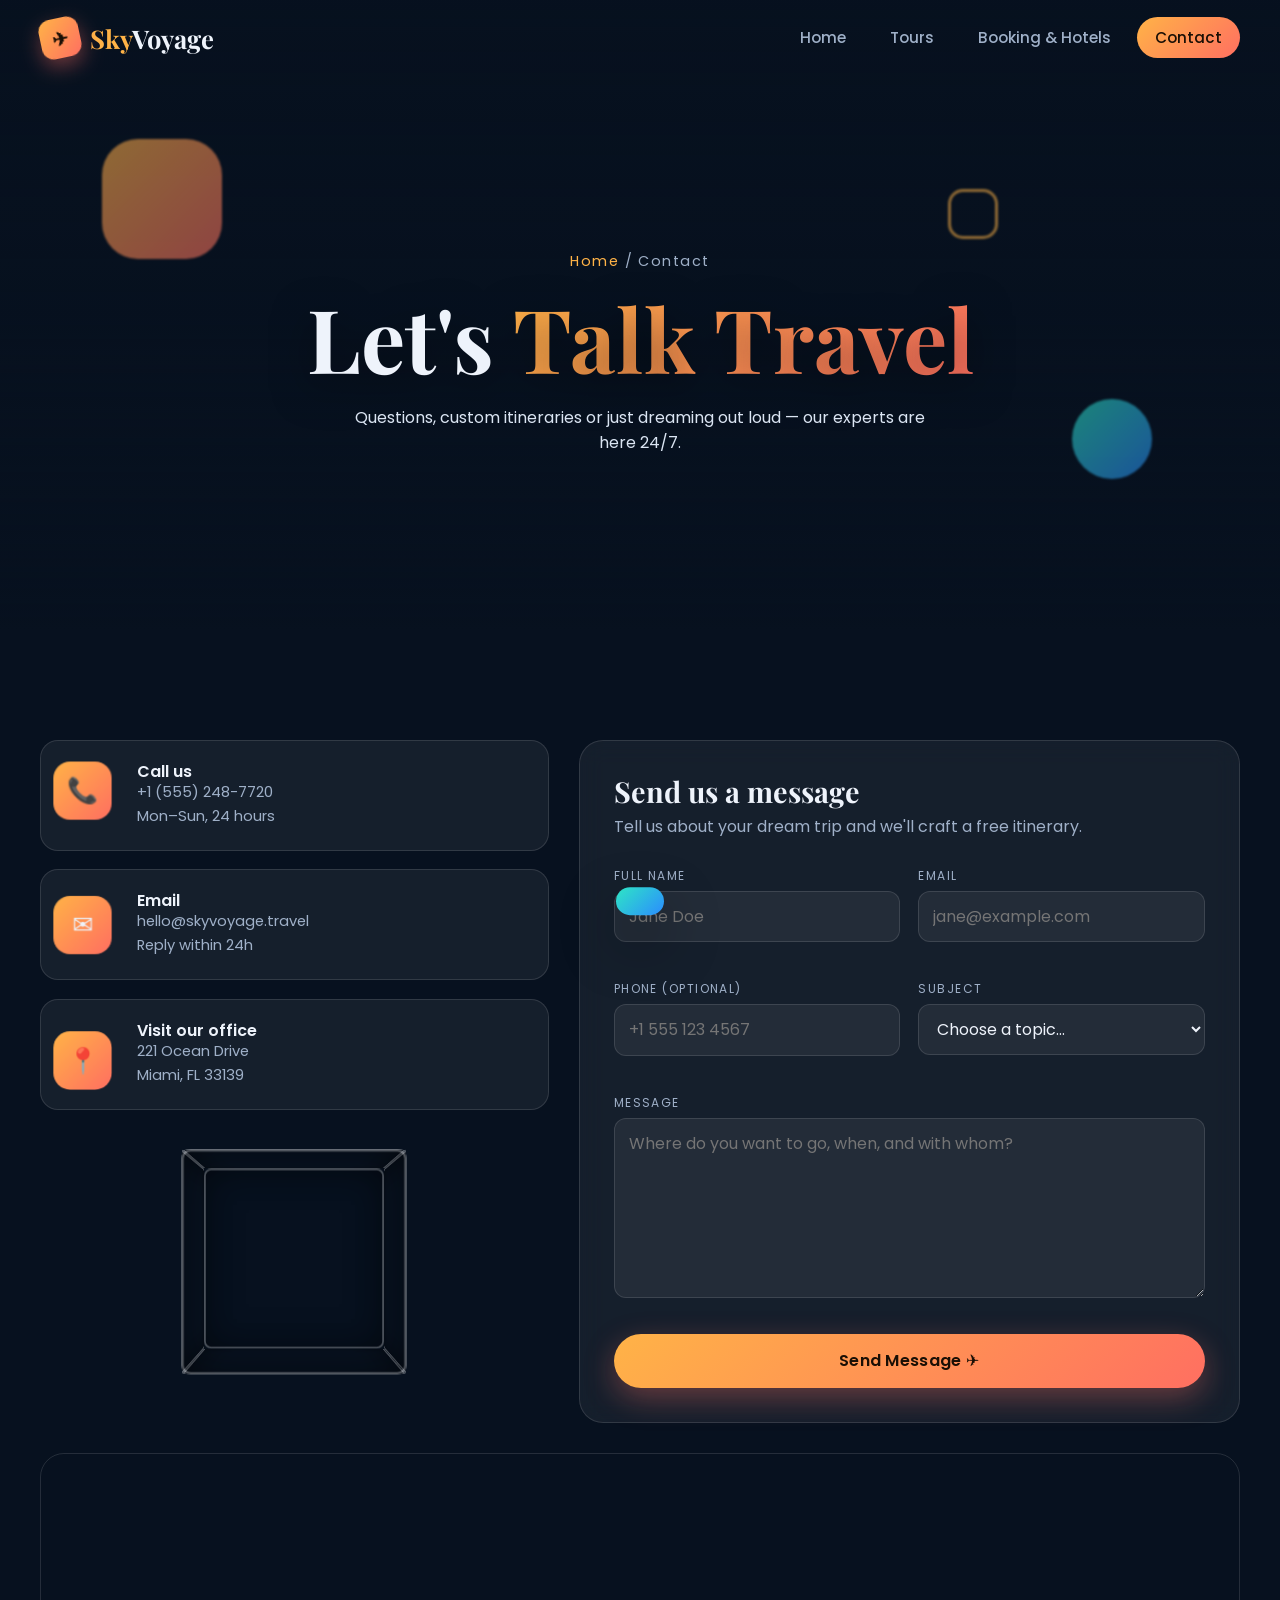
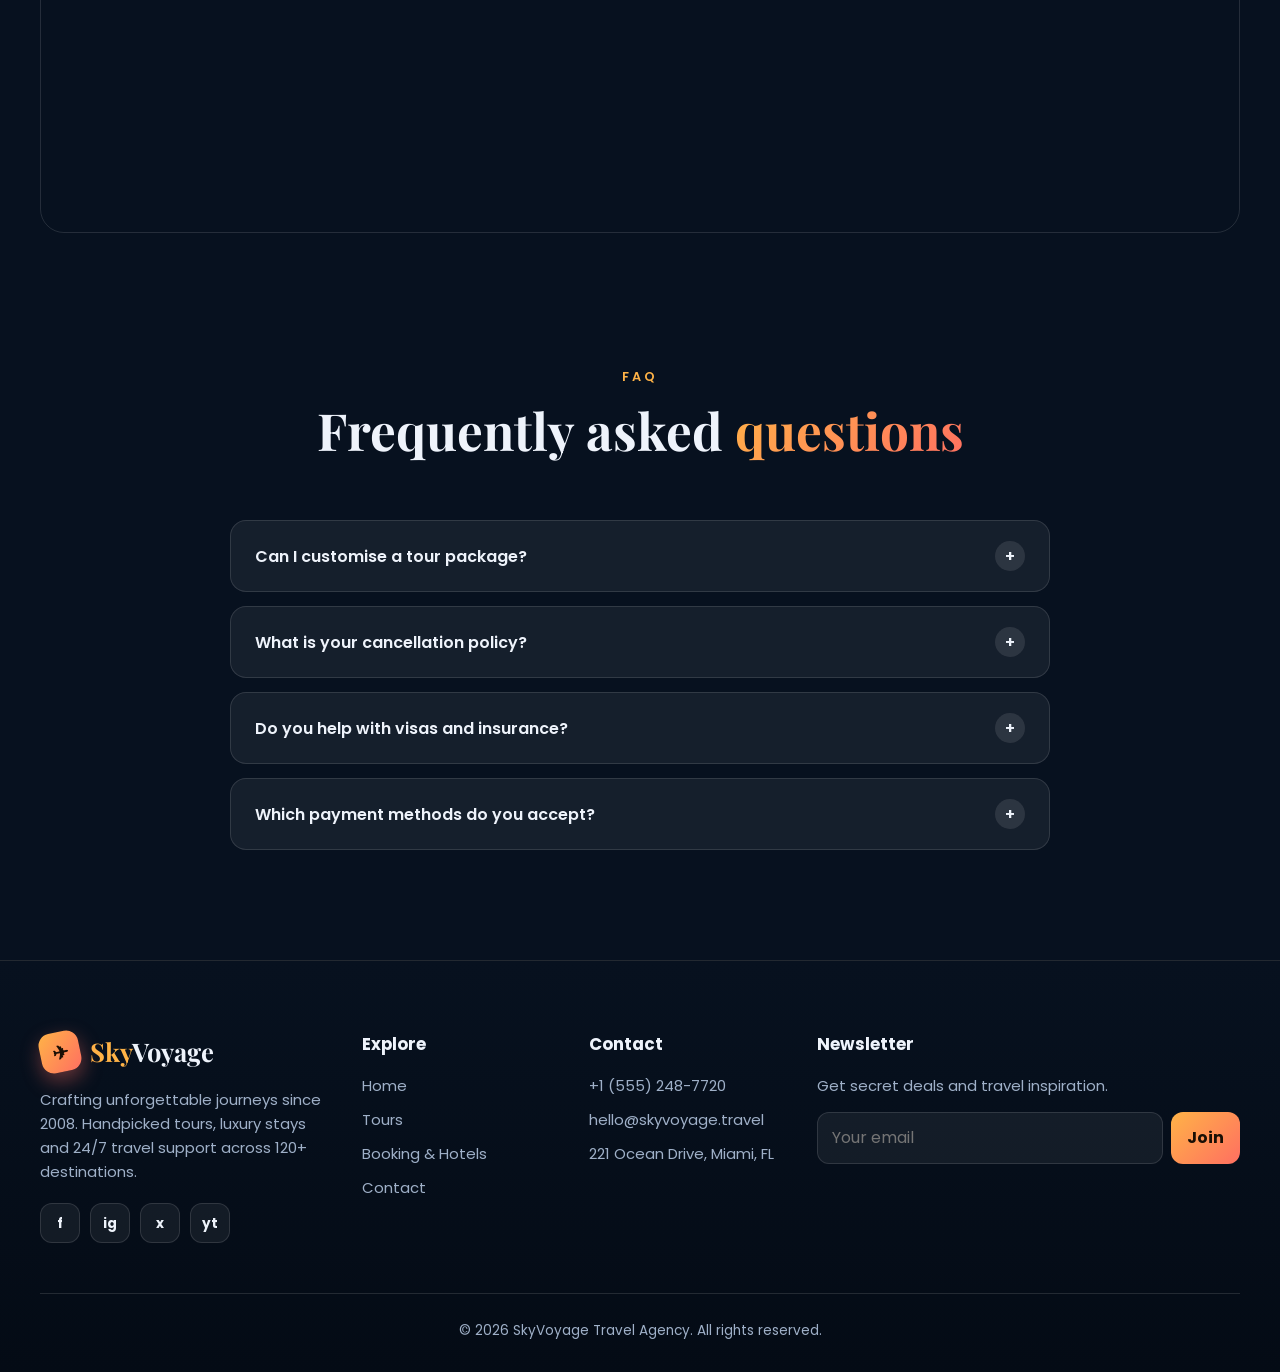
<file: contact.html>
<!DOCTYPE html>
<html lang="en">
<head>
  <meta charset="UTF-8">
  <meta name="viewport" content="width=device-width, initial-scale=1.0">
  <title>Contact — SkyVoyage</title>
  <meta name="description" content="Get in touch with SkyVoyage travel experts.">
  <link rel="preconnect" href="https://fonts.googleapis.com">
  <link rel="preconnect" href="https://fonts.gstatic.com" crossorigin>
  <link href="https://fonts.googleapis.com/css2?family=Playfair+Display:wght@600;700;800&family=Poppins:wght@300;400;500;600;700&display=swap" rel="stylesheet">
  <link rel="stylesheet" href="css/style.css">
</head>
<body>
  <div class="preloader"><div class="preloader-globe"></div></div>
  <div id="site-nav"></div>

  <header class="page-hero">
    <div class="parallax-bg" data-speed="-0.3" style="background-image:url('https://images.unsplash.com/photo-1496442226666-8d4d0e62e6e9?auto=format&fit=crop&w=1920&q=80')"></div>
    <div class="float-shape s1"></div>
    <div class="float-shape s2"></div>
    <div class="float-shape s3"></div>
    <div class="content" data-depth="-0.6">
      <div class="breadcrumb"><a href="index.html">Home</a> / Contact</div>
      <h1>Let's <span class="grad-text">Talk Travel</span></h1>
      <p>Questions, custom itineraries or just dreaming out loud — our experts are here 24/7.</p>
    </div>
  </header>

  <section class="section">
    <div class="container contact-layout">
      <div>
        <div class="contact-cards">
          <div class="contact-card tilt reveal left" data-tilt="10"><div class="icon">📞</div><div><h3>Call us</h3><p>+1 (555) 248-7720<br>Mon–Sun, 24 hours</p></div></div>
          <div class="contact-card tilt reveal left" data-tilt="10" data-delay="100"><div class="icon">✉️</div><div><h3>Email</h3><p>hello@skyvoyage.travel<br>Reply within 24h</p></div></div>
          <div class="contact-card tilt reveal left" data-tilt="10" data-delay="200"><div class="icon">📍</div><div><h3>Visit our office</h3><p>221 Ocean Drive<br>Miami, FL 33139</p></div></div>
        </div>

        <!-- 3D rotating destination cube -->
        <div class="cube-wrap reveal" aria-hidden="true">
          <div class="cube">
            <div class="cube-face" style="background-image:url('https://images.unsplash.com/photo-1502602898657-3e91760cbb34?auto=format&fit=crop&w=400&q=70')"></div>
            <div class="cube-face" style="background-image:url('https://images.unsplash.com/photo-1570077188670-e3a8d69ac5ff?auto=format&fit=crop&w=400&q=70')"></div>
            <div class="cube-face" style="background-image:url('https://images.unsplash.com/photo-1537996194471-e657df975ab4?auto=format&fit=crop&w=400&q=70')"></div>
            <div class="cube-face" style="background-image:url('https://images.unsplash.com/photo-1540959733332-eab4deabeeaf?auto=format&fit=crop&w=400&q=70')"></div>
            <div class="cube-face" style="background-image:url('https://images.unsplash.com/photo-1514282401047-d79a71a590e8?auto=format&fit=crop&w=400&q=70')"></div>
            <div class="cube-face" style="background-image:url('https://images.unsplash.com/photo-1512453979798-5ea266f8880c?auto=format&fit=crop&w=400&q=70')"></div>
          </div>
        </div>
      </div>

      <form class="panel reveal right" id="contactForm">
        <h2>Send us a message</h2>
        <p>Tell us about your dream trip and we'll craft a free itinerary.</p>
        <div class="form-grid">
          <div class="field"><label for="cname">Full name</label><input type="text" id="cname" name="name" placeholder="Jane Doe" required><span class="err"></span></div>
          <div class="field"><label for="cemail">Email</label><input type="email" id="cemail" name="email" placeholder="jane@example.com" required><span class="err"></span></div>
          <div class="field"><label for="cphone">Phone (optional)</label><input type="tel" id="cphone" name="phone" placeholder="+1 555 123 4567"><span class="err"></span></div>
          <div class="field"><label for="csubject">Subject</label>
            <select id="csubject" name="subject" required>
              <option value="">Choose a topic…</option>
              <option>Custom tour request</option>
              <option>Hotel booking</option>
              <option>Group / corporate travel</option>
              <option>Honeymoon planning</option>
              <option>Other</option>
            </select><span class="err"></span>
          </div>
          <div class="field full"><label for="cmsg">Message</label><textarea id="cmsg" name="message" rows="6" minlength="10" placeholder="Where do you want to go, when, and with whom?" required></textarea><span class="err"></span></div>
          <div class="full"><button class="btn btn-primary btn-block" type="submit">Send Message ✈</button></div>
        </div>
      </form>
    </div>

    <div class="container">
      <div class="map-wrap reveal">
        <iframe title="SkyVoyage office location" loading="lazy"
          src="https://www.openstreetmap.org/export/embed.html?bbox=-80.1420%2C25.7700%2C-80.1250%2C25.7850&amp;layer=mapnik&amp;marker=25.7775%2C-80.1335"></iframe>
      </div>
    </div>
  </section>

  <!-- FAQ -->
  <section class="section" style="padding-top:20px">
    <div class="container">
      <div class="section-head reveal">
        <span class="eyebrow">FAQ</span>
        <h2>Frequently asked <span class="grad-text">questions</span></h2>
      </div>
      <div class="faq">
        <div class="faq-item reveal"><button class="faq-q" aria-expanded="false">Can I customise a tour package?<span class="plus">+</span></button><div class="faq-a"><p>Absolutely. Every tour can be adjusted — extra nights, hotel upgrades, private guides or entirely new stops. Just send us a message.</p></div></div>
        <div class="faq-item reveal"><button class="faq-q" aria-expanded="false">What is your cancellation policy?<span class="plus">+</span></button><div class="faq-a"><p>Hotel bookings are free to cancel up to 48 hours before check-in. Tours can be cancelled for a full refund up to 30 days before departure.</p></div></div>
        <div class="faq-item reveal"><button class="faq-q" aria-expanded="false">Do you help with visas and insurance?<span class="plus">+</span></button><div class="faq-a"><p>Yes — our team guides you through visa requirements and every trip includes comprehensive travel insurance.</p></div></div>
        <div class="faq-item reveal"><button class="faq-q" aria-expanded="false">Which payment methods do you accept?<span class="plus">+</span></button><div class="faq-a"><p>All major credit cards, bank transfer and flexible monthly instalment plans for trips over $1,000.</p></div></div>
      </div>
    </div>
  </section>

  <div id="site-footer"></div>
  <script src="js/main.js"></script>
</body>
</html>
</file>
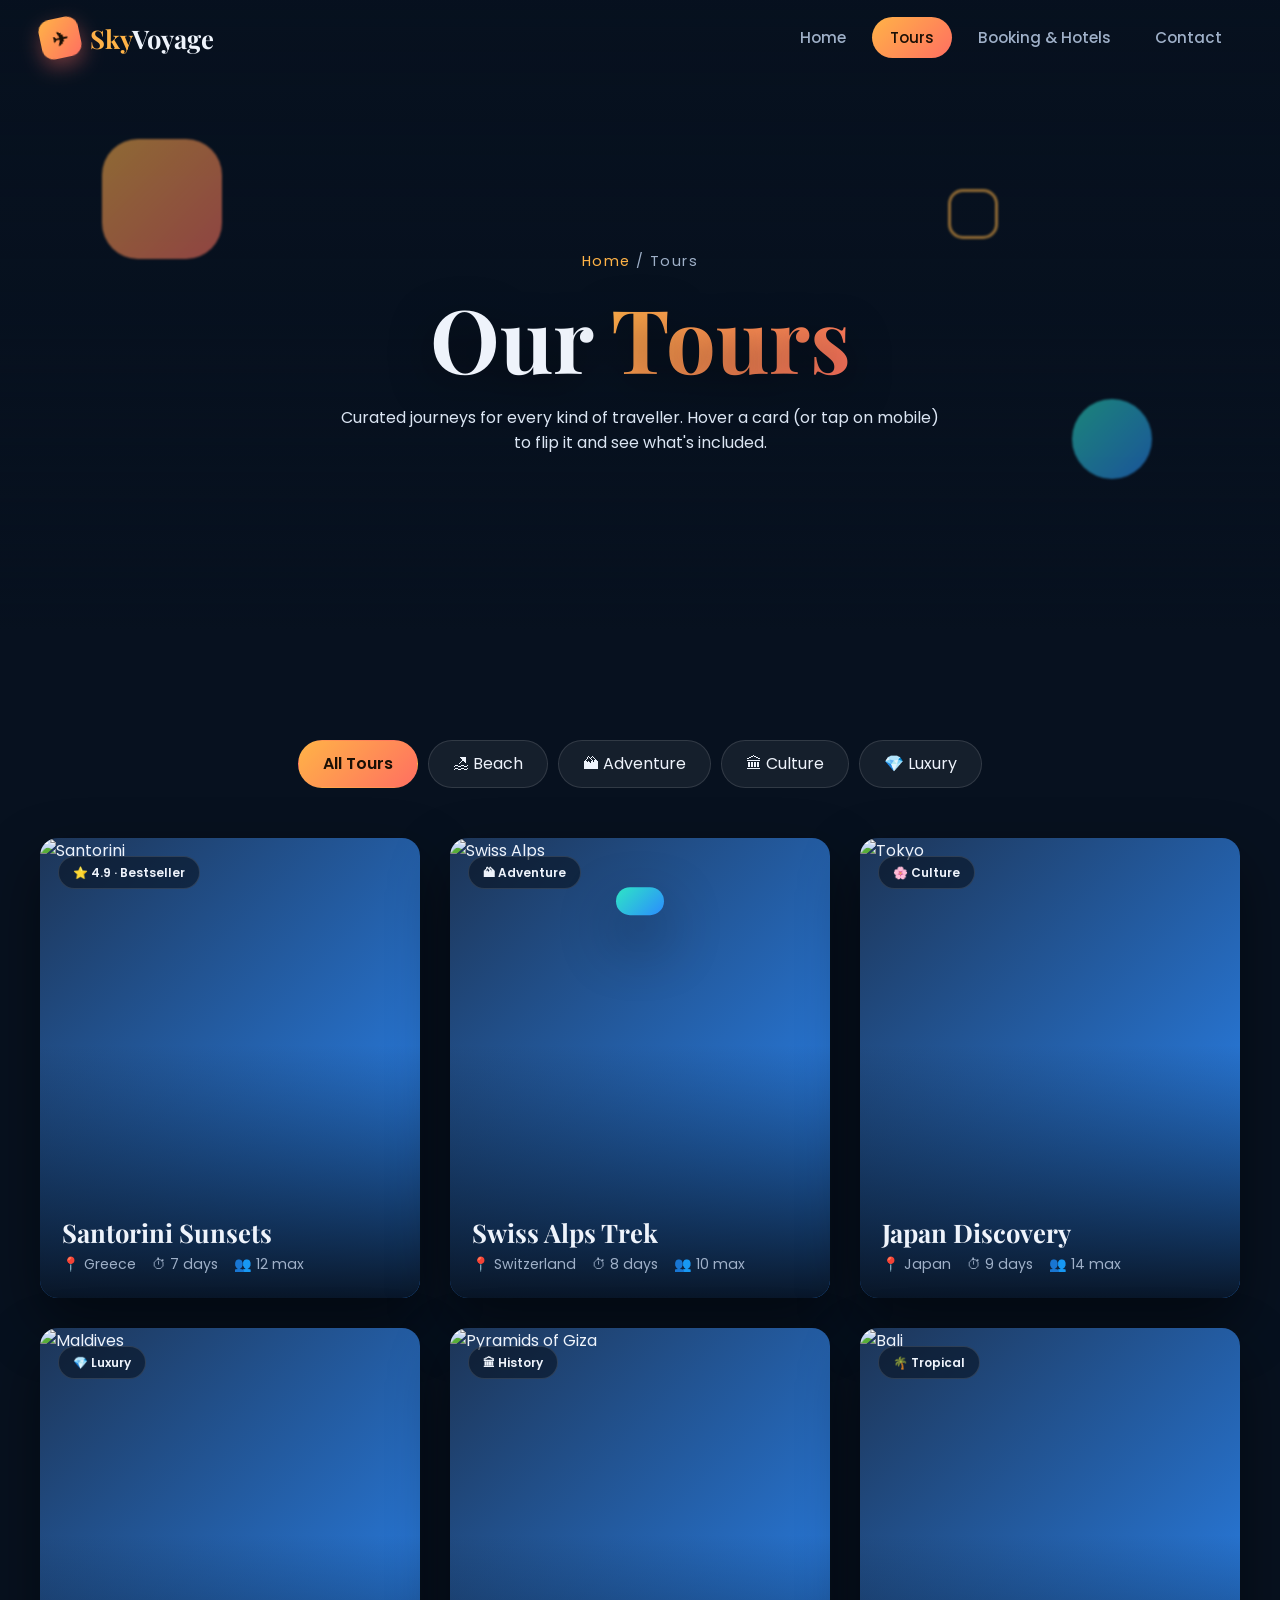
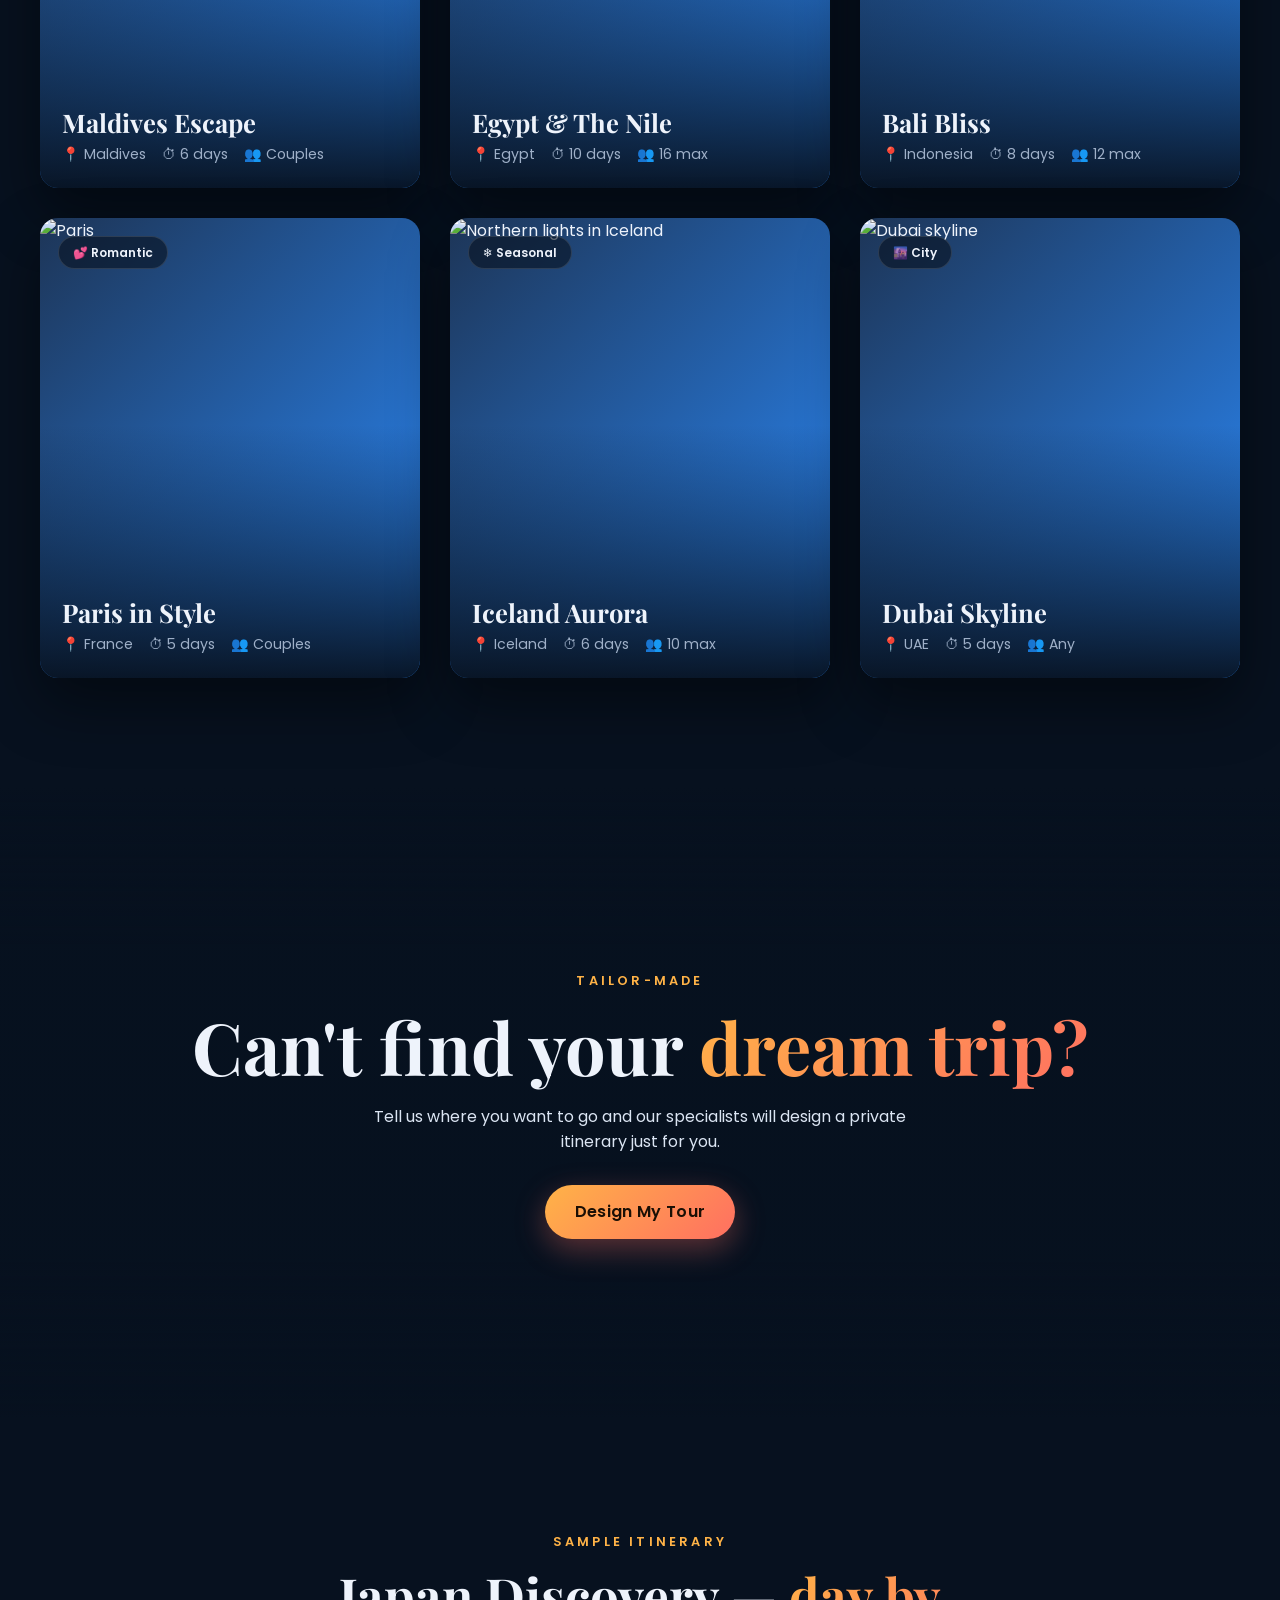
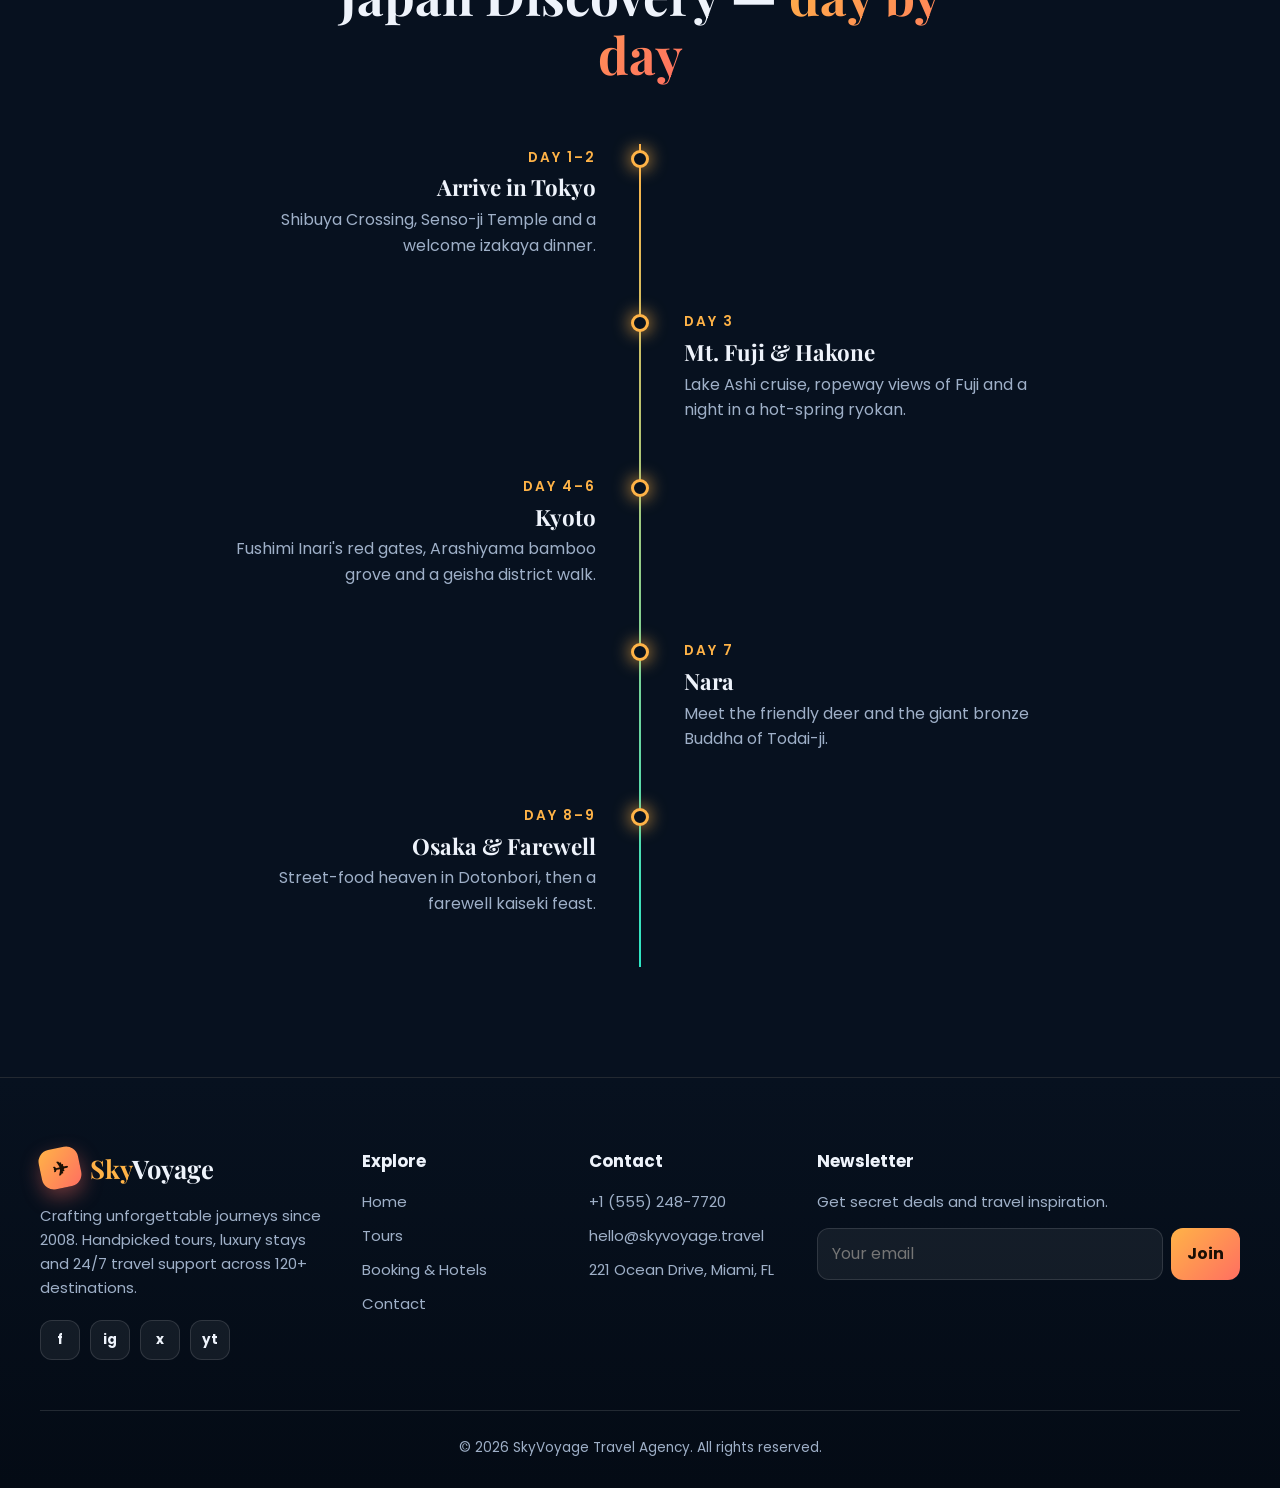
<file: tours.html>
<!DOCTYPE html>
<html lang="en">
<head>
  <meta charset="UTF-8">
  <meta name="viewport" content="width=device-width, initial-scale=1.0">
  <title>Tours — SkyVoyage</title>
  <meta name="description" content="Explore SkyVoyage's handpicked tour packages: beaches, adventures, culture and luxury escapes.">
  <link rel="preconnect" href="https://fonts.googleapis.com">
  <link rel="preconnect" href="https://fonts.gstatic.com" crossorigin>
  <link href="https://fonts.googleapis.com/css2?family=Playfair+Display:wght@600;700;800&family=Poppins:wght@300;400;500;600;700&display=swap" rel="stylesheet">
  <link rel="stylesheet" href="css/style.css">
</head>
<body>
  <div class="preloader"><div class="preloader-globe"></div></div>
  <div id="site-nav"></div>

  <header class="page-hero">
    <div class="parallax-bg" data-speed="-0.3" style="background-image:url('https://images.unsplash.com/photo-1506905925346-21bda4d32df4?auto=format&fit=crop&w=1920&q=80')"></div>
    <div class="float-shape s1"></div>
    <div class="float-shape s2"></div>
    <div class="float-shape s3"></div>
    <div class="content" data-depth="-0.6">
      <div class="breadcrumb"><a href="index.html">Home</a> / Tours</div>
      <h1>Our <span class="grad-text">Tours</span></h1>
      <p>Curated journeys for every kind of traveller. Hover a card (or tap on mobile) to flip it and see what's included.</p>
    </div>
  </header>

  <section class="section">
    <div class="container">
      <div class="filters reveal">
        <button class="filter-btn active" data-filter="all">All Tours</button>
        <button class="filter-btn" data-filter="beach">🏖 Beach</button>
        <button class="filter-btn" data-filter="adventure">🏔 Adventure</button>
        <button class="filter-btn" data-filter="culture">🏛 Culture</button>
        <button class="filter-btn" data-filter="luxury">💎 Luxury</button>
      </div>

      <div class="tour-grid">
        <!-- Tour 1 -->
        <div class="tour-card reveal" data-cat="beach luxury">
          <div class="flip">
            <div class="face front">
              <img src="https://images.unsplash.com/photo-1570077188670-e3a8d69ac5ff?auto=format&fit=crop&w=800&q=80" alt="Santorini" loading="lazy">
              <span class="badge">⭐ 4.9 · Bestseller</span>
              <div class="info"><h3>Santorini Sunsets</h3><div class="meta"><span>📍 Greece</span><span>⏱ 7 days</span><span>👥 12 max</span></div></div>
            </div>
            <div class="face back">
              <h3>Santorini Sunsets</h3>
              <p>Cliffside villas, volcanic beaches and the world's most famous sunset in Oia.</p>
              <ul><li>6 nights cave-suite stay</li><li>Catamaran cruise & BBQ</li><li>Wine tasting in Pyrgos</li><li>Airport transfers</li></ul>
              <div class="bottom"><div class="price">$1,290 <small>/ person</small></div><a class="btn btn-primary" href="booking.html?destination=santorini">Book</a></div>
            </div>
          </div>
        </div>
        <!-- Tour 2 -->
        <div class="tour-card reveal" data-cat="adventure" data-delay="100">
          <div class="flip">
            <div class="face front">
              <img src="https://images.unsplash.com/photo-1506905925346-21bda4d32df4?auto=format&fit=crop&w=800&q=80" alt="Swiss Alps" loading="lazy">
              <span class="badge">🏔 Adventure</span>
              <div class="info"><h3>Swiss Alps Trek</h3><div class="meta"><span>📍 Switzerland</span><span>⏱ 8 days</span><span>👥 10 max</span></div></div>
            </div>
            <div class="face back">
              <h3>Swiss Alps Trek</h3>
              <p>Hike glacier trails beneath the Matterhorn and sleep in cosy mountain lodges.</p>
              <ul><li>Certified mountain guide</li><li>Glacier Express train ride</li><li>Paragliding in Interlaken</li><li>All meals on trail</li></ul>
              <div class="bottom"><div class="price">$2,150 <small>/ person</small></div><a class="btn btn-primary" href="booking.html?destination=paris">Book</a></div>
            </div>
          </div>
        </div>
        <!-- Tour 3 -->
        <div class="tour-card reveal" data-cat="culture" data-delay="200">
          <div class="flip">
            <div class="face front">
              <img src="https://images.unsplash.com/photo-1540959733332-eab4deabeeaf?auto=format&fit=crop&w=800&q=80" alt="Tokyo" loading="lazy">
              <span class="badge">🌸 Culture</span>
              <div class="info"><h3>Japan Discovery</h3><div class="meta"><span>📍 Japan</span><span>⏱ 9 days</span><span>👥 14 max</span></div></div>
            </div>
            <div class="face back">
              <h3>Japan Discovery</h3>
              <p>Neon Tokyo, ancient Kyoto and the deer of Nara — Japan's best in one trip.</p>
              <ul><li>7-day JR rail pass</li><li>Tea ceremony in Kyoto</li><li>Mt. Fuji day trip</li><li>Sushi-making class</li></ul>
              <div class="bottom"><div class="price">$1,890 <small>/ person</small></div><a class="btn btn-primary" href="booking.html?destination=tokyo">Book</a></div>
            </div>
          </div>
        </div>
        <!-- Tour 4 -->
        <div class="tour-card reveal" data-cat="beach luxury">
          <div class="flip">
            <div class="face front">
              <img src="https://images.unsplash.com/photo-1514282401047-d79a71a590e8?auto=format&fit=crop&w=800&q=80" alt="Maldives" loading="lazy">
              <span class="badge">💎 Luxury</span>
              <div class="info"><h3>Maldives Escape</h3><div class="meta"><span>📍 Maldives</span><span>⏱ 6 days</span><span>👥 Couples</span></div></div>
            </div>
            <div class="face back">
              <h3>Maldives Escape</h3>
              <p>Overwater villas, turquoise lagoons and private dinners on the sand.</p>
              <ul><li>Overwater villa w/ pool</li><li>Seaplane transfers</li><li>Snorkelling with mantas</li><li>All-inclusive dining</li></ul>
              <div class="bottom"><div class="price">$2,450 <small>/ person</small></div><a class="btn btn-primary" href="booking.html?destination=maldives">Book</a></div>
            </div>
          </div>
        </div>
        <!-- Tour 5 -->
        <div class="tour-card reveal" data-cat="culture adventure" data-delay="100">
          <div class="flip">
            <div class="face front">
              <img src="https://images.unsplash.com/photo-1539650116574-8efeb43e2750?auto=format&fit=crop&w=800&q=80" alt="Pyramids of Giza" loading="lazy">
              <span class="badge">🏛 History</span>
              <div class="info"><h3>Egypt & The Nile</h3><div class="meta"><span>📍 Egypt</span><span>⏱ 10 days</span><span>👥 16 max</span></div></div>
            </div>
            <div class="face back">
              <h3>Egypt & The Nile</h3>
              <p>Stand before the Pyramids and cruise the Nile from Luxor to Aswan.</p>
              <ul><li>Egyptologist guide</li><li>4-night Nile cruise</li><li>Abu Simbel excursion</li><li>Hot-air balloon at dawn</li></ul>
              <div class="bottom"><div class="price">$1,550 <small>/ person</small></div><a class="btn btn-primary" href="booking.html?destination=dubai">Book</a></div>
            </div>
          </div>
        </div>
        <!-- Tour 6 -->
        <div class="tour-card reveal" data-cat="beach adventure" data-delay="200">
          <div class="flip">
            <div class="face front">
              <img src="https://images.unsplash.com/photo-1537996194471-e657df975ab4?auto=format&fit=crop&w=800&q=80" alt="Bali" loading="lazy">
              <span class="badge">🌴 Tropical</span>
              <div class="info"><h3>Bali Bliss</h3><div class="meta"><span>📍 Indonesia</span><span>⏱ 8 days</span><span>👥 12 max</span></div></div>
            </div>
            <div class="face back">
              <h3>Bali Bliss</h3>
              <p>Rice terraces, sacred temples, surf breaks and spa days in Ubud.</p>
              <ul><li>Private pool villa</li><li>Mount Batur sunrise hike</li><li>Balinese cooking class</li><li>Daily yoga sessions</li></ul>
              <div class="bottom"><div class="price">$1,140 <small>/ person</small></div><a class="btn btn-primary" href="booking.html?destination=bali">Book</a></div>
            </div>
          </div>
        </div>
        <!-- Tour 7 -->
        <div class="tour-card reveal" data-cat="culture luxury">
          <div class="flip">
            <div class="face front">
              <img src="https://images.unsplash.com/photo-1502602898657-3e91760cbb34?auto=format&fit=crop&w=800&q=80" alt="Paris" loading="lazy">
              <span class="badge">💕 Romantic</span>
              <div class="info"><h3>Paris in Style</h3><div class="meta"><span>📍 France</span><span>⏱ 5 days</span><span>👥 Couples</span></div></div>
            </div>
            <div class="face back">
              <h3>Paris in Style</h3>
              <p>Champagne at the Eiffel Tower, the Louvre after hours and Seine dinner cruises.</p>
              <ul><li>5★ hotel near Champs-Élysées</li><li>Skip-the-line Louvre tour</li><li>Seine dinner cruise</li><li>Day trip to Versailles</li></ul>
              <div class="bottom"><div class="price">$1,690 <small>/ person</small></div><a class="btn btn-primary" href="booking.html?destination=paris">Book</a></div>
            </div>
          </div>
        </div>
        <!-- Tour 8 -->
        <div class="tour-card reveal" data-cat="adventure" data-delay="100">
          <div class="flip">
            <div class="face front">
              <img src="https://images.unsplash.com/photo-1531366936337-7c912a4589a7?auto=format&fit=crop&w=800&q=80" alt="Northern lights in Iceland" loading="lazy">
              <span class="badge">❄ Seasonal</span>
              <div class="info"><h3>Iceland Aurora</h3><div class="meta"><span>📍 Iceland</span><span>⏱ 6 days</span><span>👥 10 max</span></div></div>
            </div>
            <div class="face back">
              <h3>Iceland Aurora</h3>
              <p>Hunt the Northern Lights, explore ice caves and soak in geothermal lagoons.</p>
              <ul><li>Glass igloo night</li><li>Ice cave exploration</li><li>Blue Lagoon entry</li><li>Golden Circle 4x4 tour</li></ul>
              <div class="bottom"><div class="price">$2,290 <small>/ person</small></div><a class="btn btn-primary" href="booking.html?destination=paris">Book</a></div>
            </div>
          </div>
        </div>
        <!-- Tour 9 -->
        <div class="tour-card reveal" data-cat="luxury culture" data-delay="200">
          <div class="flip">
            <div class="face front">
              <img src="https://images.unsplash.com/photo-1512453979798-5ea266f8880c?auto=format&fit=crop&w=800&q=80" alt="Dubai skyline" loading="lazy">
              <span class="badge">🌆 City</span>
              <div class="info"><h3>Dubai Skyline</h3><div class="meta"><span>📍 UAE</span><span>⏱ 5 days</span><span>👥 Any</span></div></div>
            </div>
            <div class="face back">
              <h3>Dubai Skyline</h3>
              <p>Sky-high luxury, golden dunes and the glitter of the world's tallest tower.</p>
              <ul><li>Burj Khalifa At The Top</li><li>Desert safari & dinner</li><li>Dhow cruise in the Marina</li><li>Gold souk walking tour</li></ul>
              <div class="bottom"><div class="price">$1,350 <small>/ person</small></div><a class="btn btn-primary" href="booking.html?destination=dubai">Book</a></div>
            </div>
          </div>
        </div>
      </div>
    </div>
  </section>

  <!-- Parallax strip -->
  <section class="parallax-banner">
    <div class="parallax-bg" data-speed="-0.35" style="background-image:url('https://images.unsplash.com/photo-1523906834658-6e24ef2386f9?auto=format&fit=crop&w=1920&q=80')"></div>
    <div class="content reveal">
      <span class="eyebrow">Tailor-made</span>
      <h2>Can't find your <span class="grad-text">dream trip?</span></h2>
      <p>Tell us where you want to go and our specialists will design a private itinerary just for you.</p>
      <a href="contact.html" class="btn btn-primary">Design My Tour</a>
    </div>
  </section>

  <!-- Sample itinerary timeline -->
  <section class="section">
    <div class="container">
      <div class="section-head reveal">
        <span class="eyebrow">Sample Itinerary</span>
        <h2>Japan Discovery — <span class="grad-text">day by day</span></h2>
      </div>
      <div class="timeline">
        <div class="t-item reveal left"><span class="day">Day 1–2</span><h3>Arrive in Tokyo</h3><p>Shibuya Crossing, Senso-ji Temple and a welcome izakaya dinner.</p></div>
        <div class="t-item reveal right"><span class="day">Day 3</span><h3>Mt. Fuji & Hakone</h3><p>Lake Ashi cruise, ropeway views of Fuji and a night in a hot-spring ryokan.</p></div>
        <div class="t-item reveal left"><span class="day">Day 4–6</span><h3>Kyoto</h3><p>Fushimi Inari's red gates, Arashiyama bamboo grove and a geisha district walk.</p></div>
        <div class="t-item reveal right"><span class="day">Day 7</span><h3>Nara</h3><p>Meet the friendly deer and the giant bronze Buddha of Todai-ji.</p></div>
        <div class="t-item reveal left"><span class="day">Day 8–9</span><h3>Osaka & Farewell</h3><p>Street-food heaven in Dotonbori, then a farewell kaiseki feast.</p></div>
      </div>
    </div>
  </section>

  <div id="site-footer"></div>
  <script src="js/main.js"></script>
</body>
</html>
</file>
<file: css/style.css>
/* =========================================================
   SkyVoyage Travel Agency — shared styles
   ========================================================= */
:root {
  --bg: #07111f;
  --bg-2: #0c1a2e;
  --surface: rgba(255, 255, 255, 0.06);
  --surface-2: rgba(255, 255, 255, 0.1);
  --border: rgba(255, 255, 255, 0.12);
  --text: #eef3fb;
  --muted: #9fb0c8;
  --accent: #ffb347;
  --accent-2: #2ee6c5;
  --accent-grad: linear-gradient(135deg, #ffb347 0%, #ff6f61 100%);
  --teal-grad: linear-gradient(135deg, #2ee6c5 0%, #2b8cff 100%);
  --radius: 18px;
  --shadow: 0 25px 60px rgba(0, 0, 0, 0.45);
  --font-display: "Playfair Display", Georgia, serif;
  --font-body: "Poppins", system-ui, -apple-system, Segoe UI, sans-serif;
  --nav-h: 76px;
}

*,
*::before,
*::after { box-sizing: border-box; margin: 0; padding: 0; }

html { scroll-behavior: smooth; }

body {
  font-family: var(--font-body);
  background: var(--bg);
  color: var(--text);
  line-height: 1.6;
  overflow-x: hidden;
  -webkit-font-smoothing: antialiased;
}

img { max-width: 100%; display: block; }
a { color: inherit; text-decoration: none; }
button, input, select, textarea { font: inherit; color: inherit; }

.container { width: min(1200px, 100% - 32px); margin-inline: auto; }

h1, h2, h3 { font-family: var(--font-display); line-height: 1.15; }

.section { padding: 110px 0; position: relative; }

.section-head { text-align: center; max-width: 680px; margin: 0 auto 60px; }
.eyebrow {
  display: inline-block;
  font-size: 0.8rem;
  letter-spacing: 0.25em;
  text-transform: uppercase;
  color: var(--accent);
  margin-bottom: 14px;
  font-weight: 600;
}
.section-head h2 { font-size: clamp(2rem, 4.5vw, 3.2rem); margin-bottom: 16px; }
.section-head p { color: var(--muted); }

.grad-text {
  background: var(--accent-grad);
  -webkit-background-clip: text;
  background-clip: text;
  color: transparent;
}

/* ---------- Buttons ---------- */
.btn {
  display: inline-flex;
  align-items: center;
  gap: 10px;
  padding: 14px 30px;
  border-radius: 50px;
  border: none;
  cursor: pointer;
  font-weight: 600;
  letter-spacing: 0.02em;
  transition: transform 0.3s, box-shadow 0.3s, background 0.3s;
  position: relative;
  overflow: hidden;
}
.btn-primary { background: var(--accent-grad); color: #1a0f05; box-shadow: 0 10px 30px rgba(255, 111, 97, 0.35); }
.btn-primary:hover { transform: translateY(-3px); box-shadow: 0 16px 40px rgba(255, 111, 97, 0.5); }
.btn-ghost { background: rgba(255, 255, 255, 0.08); border: 1px solid var(--border); backdrop-filter: blur(10px); }
.btn-ghost:hover { background: rgba(255, 255, 255, 0.16); transform: translateY(-3px); }
.btn-block { width: 100%; justify-content: center; }

/* ---------- Preloader ---------- */
.preloader {
  position: fixed; inset: 0; z-index: 9999;
  background: var(--bg);
  display: grid; place-items: center;
  transition: opacity 0.7s, visibility 0.7s;
}
.preloader.hide { opacity: 0; visibility: hidden; }
.preloader-globe {
  width: 70px; height: 70px; border-radius: 50%;
  border: 3px solid rgba(255, 255, 255, 0.1);
  border-top-color: var(--accent);
  border-right-color: var(--accent-2);
  animation: spin 1s linear infinite;
  position: relative;
}
.preloader-globe::after {
  content: "✈"; position: absolute; inset: 0; display: grid; place-items: center;
  font-size: 1.6rem; color: var(--accent); animation: spin 1s linear infinite reverse;
}
@keyframes spin { to { transform: rotate(360deg); } }

/* ---------- Navigation ---------- */
.nav {
  position: fixed; top: 0; left: 0; right: 0; z-index: 1000;
  height: var(--nav-h);
  display: flex; align-items: center;
  transition: background 0.4s, backdrop-filter 0.4s, box-shadow 0.4s;
}
.nav.scrolled {
  background: rgba(7, 17, 31, 0.78);
  backdrop-filter: blur(16px);
  -webkit-backdrop-filter: blur(16px);
  box-shadow: 0 10px 30px rgba(0, 0, 0, 0.3);
}
.nav .container { display: flex; align-items: center; justify-content: space-between; }
.logo { display: flex; align-items: center; gap: 10px; font-family: var(--font-display); font-size: 1.6rem; font-weight: 700; }
.logo-mark {
  width: 40px; height: 40px; border-radius: 12px;
  background: var(--accent-grad);
  display: grid; place-items: center;
  color: #1a0f05; font-size: 1.2rem;
  transform: rotate(-12deg);
  box-shadow: 0 8px 20px rgba(255, 111, 97, 0.4);
}
.logo span.sky { color: var(--accent); }
.nav-links { display: flex; gap: 8px; list-style: none; align-items: center; }
.nav-links a {
  padding: 10px 18px; border-radius: 40px; font-weight: 500; font-size: 0.95rem;
  color: var(--muted); transition: color 0.3s, background 0.3s;
}
.nav-links a:hover { color: var(--text); background: var(--surface); }
.nav-links a.active { color: #1a0f05; background: var(--accent-grad); }

.nav-toggle {
  display: none; width: 46px; height: 46px; border-radius: 12px;
  background: var(--surface); border: 1px solid var(--border); cursor: pointer;
  position: relative; z-index: 1100;
}
.nav-toggle span {
  position: absolute; left: 12px; right: 12px; height: 2px; background: var(--text);
  transition: transform 0.35s, opacity 0.35s, top 0.35s;
}
.nav-toggle span:nth-child(1) { top: 15px; }
.nav-toggle span:nth-child(2) { top: 22px; }
.nav-toggle span:nth-child(3) { top: 29px; }
.nav-toggle.open span:nth-child(1) { top: 22px; transform: rotate(45deg); }
.nav-toggle.open span:nth-child(2) { opacity: 0; }
.nav-toggle.open span:nth-child(3) { top: 22px; transform: rotate(-45deg); }

/* ---------- Home hero: animated place scenes with parallax ---------- */
.hero {
  position: relative;
  height: 100vh; min-height: 640px;
  overflow: hidden;
  perspective: 1200px;
}
.hero-scenes { position: absolute; inset: -6%; }
.scene {
  position: absolute; inset: 0;
  background-size: cover; background-position: center;
  opacity: 0;
  transform: scale(1.15);
  transition: opacity 1.6s ease, transform 8s ease-out;
}
.scene.active { opacity: 1; transform: scale(1); }
.hero::after {
  content: ""; position: absolute; inset: 0; z-index: 2; pointer-events: none;
  background:
    radial-gradient(ellipse at 50% 40%, transparent 0%, rgba(7, 17, 31, 0.35) 60%, rgba(7, 17, 31, 0.85) 100%),
    linear-gradient(180deg, rgba(7, 17, 31, 0.55) 0%, transparent 30%, transparent 65%, var(--bg) 100%);
}

.layer { position: absolute; pointer-events: none; will-change: transform; }

/* drifting clouds */
.cloud {
  position: absolute; z-index: 3;
  width: 340px; height: 110px; border-radius: 50%;
  background: radial-gradient(ellipse at center, rgba(255, 255, 255, 0.55), rgba(255, 255, 255, 0) 70%);
  filter: blur(8px);
  animation: drift linear infinite;
}
.cloud.c1 { top: 14%; animation-duration: 55s; }
.cloud.c2 { top: 30%; width: 480px; height: 140px; animation-duration: 75s; animation-delay: -30s; opacity: 0.7; }
.cloud.c3 { top: 8%; width: 260px; animation-duration: 45s; animation-delay: -12s; opacity: 0.5; }
.cloud.c4 { top: 45%; width: 400px; animation-duration: 90s; animation-delay: -60s; opacity: 0.4; }
@keyframes drift { from { left: -520px; } to { left: 110%; } }

/* flying plane */
.plane {
  position: absolute; z-index: 4; top: 20%; left: -10%;
  width: 70px; color: #fff; filter: drop-shadow(0 6px 10px rgba(0, 0, 0, 0.4));
  animation: fly 22s linear infinite;
}
.plane-trail {
  position: absolute; right: 60px; top: 50%; height: 2px; width: 220px;
  background: linear-gradient(90deg, transparent, rgba(255, 255, 255, 0.8));
}
@keyframes fly {
  0% { transform: translate(0, 40px) rotate(-6deg); }
  50% { transform: translate(60vw, -30px) rotate(-10deg); }
  100% { transform: translate(125vw, -120px) rotate(-14deg); }
}

/* foreground silhouettes */
.mountains { position: absolute; left: -5%; right: -5%; bottom: -2px; z-index: 3; }
.mountains svg { width: 100%; height: auto; display: block; }
.m-back { bottom: 70px; opacity: 0.55; }
.m-mid { bottom: 20px; opacity: 0.8; }
.m-front { bottom: -10px; }

.hero-content {
  position: relative; z-index: 5;
  height: 100%;
  display: flex; flex-direction: column; justify-content: center; align-items: center;
  text-align: center;
  padding: var(--nav-h) 16px 0;
  transform-style: preserve-3d;
  pointer-events: auto;
}
.hero-location {
  display: inline-flex; align-items: center; gap: 10px;
  padding: 8px 18px; border-radius: 40px;
  background: rgba(255, 255, 255, 0.12); border: 1px solid var(--border);
  backdrop-filter: blur(10px);
  font-size: 0.9rem; letter-spacing: 0.08em; margin-bottom: 24px;
}
.hero-location .dot { width: 8px; height: 8px; border-radius: 50%; background: var(--accent-2); box-shadow: 0 0 12px var(--accent-2); animation: pulse 1.8s infinite; }
@keyframes pulse { 50% { transform: scale(1.6); opacity: 0.5; } }
.hero-title {
  font-size: clamp(2.6rem, 8vw, 6.5rem);
  font-weight: 800;
  text-shadow: 0 10px 40px rgba(0, 0, 0, 0.5);
  transform: translateZ(80px);
}
.hero-title .word { display: inline-block; }
.hero-sub { max-width: 620px; margin: 22px auto 38px; font-size: clamp(1rem, 2vw, 1.2rem); color: #dbe5f3; transform: translateZ(40px); }
.hero-ctas { display: flex; gap: 16px; flex-wrap: wrap; justify-content: center; transform: translateZ(60px); }

.scene-name { transition: opacity 0.5s, transform 0.5s; display: inline-block; }
.scene-name.swap { opacity: 0; transform: translateY(10px); }

.scene-dots { position: absolute; z-index: 6; bottom: 40px; left: 50%; transform: translateX(-50%); display: flex; gap: 10px; }
.scene-dots button {
  width: 12px; height: 12px; border-radius: 20px; border: none; cursor: pointer;
  background: rgba(255, 255, 255, 0.35); transition: width 0.4s, background 0.4s;
}
.scene-dots button.active { width: 38px; background: var(--accent); }

.scroll-hint {
  position: absolute; z-index: 6; bottom: 36px; right: 40px;
  font-size: 0.75rem; letter-spacing: 0.3em; text-transform: uppercase; color: var(--muted);
  writing-mode: vertical-rl; display: flex; align-items: center; gap: 12px;
}
.scroll-hint::after { content: ""; width: 1px; height: 60px; background: linear-gradient(var(--accent), transparent); animation: scrollLine 2s infinite; }
@keyframes scrollLine { 0% { transform: scaleY(0); transform-origin: top; } 50% { transform: scaleY(1); transform-origin: top; } 51% { transform-origin: bottom; } 100% { transform: scaleY(0); transform-origin: bottom; } }

/* ---------- Search / quick booking bar ---------- */
.search-bar {
  position: relative; z-index: 10; margin-top: -70px;
  display: grid; grid-template-columns: repeat(4, 1fr) auto; gap: 14px;
  padding: 22px; border-radius: 24px;
  background: rgba(12, 26, 46, 0.85); border: 1px solid var(--border);
  backdrop-filter: blur(18px); box-shadow: var(--shadow);
}
.field { display: flex; flex-direction: column; gap: 6px; }
.field label { font-size: 0.75rem; text-transform: uppercase; letter-spacing: 0.12em; color: var(--muted); }
.field input, .field select, .field textarea {
  background: rgba(255, 255, 255, 0.06); border: 1px solid var(--border);
  border-radius: 12px; padding: 12px 14px; outline: none; width: 100%;
  transition: border-color 0.3s, background 0.3s;
}
.field select option { background: var(--bg-2); }
.field input:focus, .field select:focus, .field textarea:focus { border-color: var(--accent); background: rgba(255, 255, 255, 0.1); }
.field input::-webkit-calendar-picker-indicator { filter: invert(1); opacity: 0.7; }
.field.error input, .field.error textarea, .field.error select { border-color: #ff6f61; }
.field .err { color: #ff8f84; font-size: 0.8rem; min-height: 1em; }
.search-bar .btn { align-self: end; height: 48px; }

/* ---------- 3D tilt cards ---------- */
.tilt { transform-style: preserve-3d; transition: transform 0.15s ease-out; will-change: transform; }
.tilt-inner { transform: translateZ(40px); }

.dest-grid { display: grid; grid-template-columns: repeat(auto-fit, minmax(260px, 1fr)); gap: 28px; perspective: 1400px; }
.dest-card {
  position: relative; height: 420px; border-radius: var(--radius); overflow: hidden;
  box-shadow: var(--shadow); cursor: pointer; background: var(--bg-2);
}
.dest-card img { position: absolute; inset: 0; width: 100%; height: 100%; object-fit: cover; transition: transform 0.8s; }
.dest-card:hover img { transform: scale(1.1); }
.dest-card::after { content: ""; position: absolute; inset: 0; background: linear-gradient(180deg, transparent 40%, rgba(7, 17, 31, 0.95)); }
.dest-card .info { position: absolute; left: 24px; right: 24px; bottom: 24px; z-index: 2; transform: translateZ(60px); }
.dest-card h3 { font-size: 1.7rem; }
.dest-card .meta { display: flex; justify-content: space-between; color: var(--muted); font-size: 0.9rem; margin-top: 6px; }
.dest-card .price { color: var(--accent); font-weight: 700; }
.badge {
  position: absolute; top: 18px; left: 18px; z-index: 2;
  padding: 6px 14px; border-radius: 30px; font-size: 0.75rem; font-weight: 600;
  background: rgba(7, 17, 31, 0.6); backdrop-filter: blur(8px); border: 1px solid var(--border);
}
.shine { position: absolute; inset: 0; z-index: 3; pointer-events: none; border-radius: inherit;
  background: radial-gradient(circle at var(--mx, 50%) var(--my, 50%), rgba(255, 255, 255, 0.25), transparent 45%);
  opacity: 0; transition: opacity 0.3s; }
.tilt:hover .shine { opacity: 1; }

/* ---------- Globe section ---------- */
.globe-section { display: grid; grid-template-columns: 1.1fr 1fr; gap: 50px; align-items: center; }
#globe { width: 100%; aspect-ratio: 1; max-width: 560px; margin: 0 auto; cursor: grab; }
#globe:active { cursor: grabbing; }
.globe-text h2 { font-size: clamp(2rem, 4vw, 3rem); margin-bottom: 18px; }
.globe-text p { color: var(--muted); margin-bottom: 30px; }
.stats { display: grid; grid-template-columns: repeat(2, 1fr); gap: 18px; }
.stat { padding: 22px; border-radius: var(--radius); background: var(--surface); border: 1px solid var(--border); }
.stat strong { display: block; font-size: 2.2rem; font-family: var(--font-display); color: var(--accent); }
.stat span { color: var(--muted); font-size: 0.9rem; }

/* ---------- Parallax banner ---------- */
.parallax-banner { position: relative; height: 70vh; min-height: 420px; overflow: hidden; display: grid; place-items: center; text-align: center; }
.parallax-bg { position: absolute; left: 0; right: 0; top: -30%; height: 160%; background-size: cover; background-position: center; will-change: transform; }
.parallax-banner::before { content: ""; position: absolute; inset: 0; z-index: 1; background: linear-gradient(180deg, var(--bg), rgba(7, 17, 31, 0.35) 25%, rgba(7, 17, 31, 0.35) 75%, var(--bg)); }
.parallax-banner .content { position: relative; z-index: 2; padding: 0 16px; }
.parallax-banner h2 { font-size: clamp(2.2rem, 6vw, 4.5rem); margin-bottom: 16px; }
.parallax-banner p { color: #dbe5f3; max-width: 560px; margin: 0 auto 30px; }

/* ---------- Features ---------- */
.features { display: grid; grid-template-columns: repeat(auto-fit, minmax(240px, 1fr)); gap: 24px; perspective: 1000px; }
.feature { padding: 34px 28px; border-radius: var(--radius); background: var(--surface); border: 1px solid var(--border); position: relative; overflow: hidden; }
.feature .icon {
  width: 64px; height: 64px; border-radius: 18px; display: grid; place-items: center; font-size: 1.8rem;
  background: var(--teal-grad); margin-bottom: 20px; transform: translateZ(50px);
  box-shadow: 0 12px 30px rgba(46, 230, 197, 0.3);
}
.feature h3 { font-size: 1.35rem; margin-bottom: 10px; }
.feature p { color: var(--muted); font-size: 0.95rem; }

/* ---------- Testimonials ---------- */
.testimonials { display: grid; grid-template-columns: repeat(auto-fit, minmax(280px, 1fr)); gap: 24px; }
.testimonial { padding: 30px; border-radius: var(--radius); background: var(--surface); border: 1px solid var(--border); }
.testimonial .stars { color: var(--accent); letter-spacing: 3px; margin-bottom: 14px; }
.testimonial p { color: #d0dbea; font-style: italic; margin-bottom: 20px; }
.person { display: flex; align-items: center; gap: 12px; }
.avatar { width: 46px; height: 46px; border-radius: 50%; display: grid; place-items: center; font-weight: 700; background: var(--accent-grad); color: #1a0f05; }
.person small { display: block; color: var(--muted); }

/* ---------- Page hero (inner pages) ---------- */
.page-hero { position: relative; height: 70vh; min-height: 480px; overflow: hidden; display: grid; place-items: center; text-align: center; perspective: 1000px; }
.page-hero .parallax-bg { top: -20%; height: 140%; }
.page-hero::after { content: ""; position: absolute; inset: 0; z-index: 1; background: linear-gradient(180deg, rgba(7, 17, 31, 0.6), rgba(7, 17, 31, 0.3) 50%, var(--bg)); }
.page-hero .content { position: relative; z-index: 3; padding: var(--nav-h) 16px 0; }
.page-hero h1 { font-size: clamp(2.6rem, 7vw, 5.5rem); text-shadow: 0 10px 40px rgba(0, 0, 0, 0.5); }
.page-hero p { color: #dbe5f3; max-width: 600px; margin: 16px auto 0; }
.breadcrumb { color: var(--muted); font-size: 0.9rem; margin-bottom: 14px; letter-spacing: 0.1em; }
.breadcrumb a { color: var(--accent); }
.float-shape { position: absolute; z-index: 2; border-radius: 30%; pointer-events: none; opacity: 0.55; filter: blur(1px); }
.float-shape.s1 { width: 120px; height: 120px; top: 22%; left: 8%; background: var(--accent-grad); animation: float3d 9s ease-in-out infinite; }
.float-shape.s2 { width: 80px; height: 80px; bottom: 24%; right: 10%; background: var(--teal-grad); border-radius: 50%; animation: float3d 11s ease-in-out infinite reverse; }
.float-shape.s3 { width: 50px; height: 50px; top: 30%; right: 22%; border: 3px solid var(--accent); background: none; animation: float3d 7s ease-in-out infinite; }
@keyframes float3d {
  0%, 100% { transform: translate3d(0, 0, 0) rotateX(0) rotateY(0); }
  50% { transform: translate3d(20px, -30px, 0) rotateX(180deg) rotateY(90deg); }
}

/* ---------- Tours ---------- */
.filters { display: flex; flex-wrap: wrap; justify-content: center; gap: 10px; margin-bottom: 50px; }
.filter-btn { padding: 10px 24px; border-radius: 40px; border: 1px solid var(--border); background: var(--surface); cursor: pointer; transition: all 0.3s; }
.filter-btn:hover { background: var(--surface-2); }
.filter-btn.active { background: var(--accent-grad); color: #1a0f05; border-color: transparent; font-weight: 600; }

.tour-grid { display: grid; grid-template-columns: repeat(auto-fill, minmax(300px, 1fr)); gap: 30px; perspective: 1600px; }
.tour-card { height: 460px; position: relative; transition: opacity 0.4s, transform 0.4s; }
.tour-card.hidden { display: none; }
.flip { position: relative; width: 100%; height: 100%; transform-style: preserve-3d; transition: transform 0.9s cubic-bezier(0.2, 0.8, 0.2, 1); }
.tour-card:hover .flip, .tour-card.flipped .flip { transform: rotateY(180deg); }
.face { position: absolute; inset: 0; border-radius: var(--radius); overflow: hidden; backface-visibility: hidden; -webkit-backface-visibility: hidden; box-shadow: var(--shadow); }
.face.front img { width: 100%; height: 100%; object-fit: cover; }
.face.front::after { content: ""; position: absolute; inset: 0; background: linear-gradient(180deg, transparent 45%, rgba(7, 17, 31, 0.95)); }
.face.front .info { position: absolute; bottom: 22px; left: 22px; right: 22px; z-index: 2; }
.face.front h3 { font-size: 1.6rem; }
.face.front .meta { display: flex; gap: 16px; color: var(--muted); font-size: 0.88rem; margin-top: 6px; }
.face.back {
  transform: rotateY(180deg);
  background: linear-gradient(160deg, #13294a, #0a1628);
  border: 1px solid var(--border);
  padding: 28px; display: flex; flex-direction: column;
}
.face.back h3 { font-size: 1.5rem; margin-bottom: 8px; }
.face.back p { color: var(--muted); font-size: 0.92rem; margin-bottom: 16px; }
.face.back ul { list-style: none; display: grid; gap: 8px; margin-bottom: auto; font-size: 0.92rem; }
.face.back li::before { content: "✓"; color: var(--accent-2); margin-right: 10px; font-weight: 700; }
.face.back .bottom { display: flex; align-items: center; justify-content: space-between; margin-top: 18px; }
.face.back .price { font-size: 1.6rem; font-weight: 700; color: var(--accent); font-family: var(--font-display); }
.face.back .price small { font-size: 0.8rem; color: var(--muted); font-family: var(--font-body); font-weight: 400; }
.face.back .btn { padding: 11px 22px; }

/* timeline */
.timeline { position: relative; max-width: 900px; margin: 0 auto; }
.timeline::before { content: ""; position: absolute; left: 50%; top: 0; bottom: 0; width: 2px; background: linear-gradient(var(--accent), var(--accent-2)); transform: translateX(-50%); }
.t-item { position: relative; width: 50%; padding: 0 44px 50px; }
.t-item:nth-child(odd) { left: 0; text-align: right; }
.t-item:nth-child(even) { left: 50%; }
.t-item::before { content: ""; position: absolute; top: 6px; width: 18px; height: 18px; border-radius: 50%; background: var(--bg); border: 3px solid var(--accent); box-shadow: 0 0 18px var(--accent); }
.t-item:nth-child(odd)::before { right: -9px; }
.t-item:nth-child(even)::before { left: -9px; }
.t-item .day { color: var(--accent); font-weight: 600; font-size: 0.85rem; letter-spacing: 0.15em; text-transform: uppercase; }
.t-item h3 { font-size: 1.4rem; margin: 6px 0; }
.t-item p { color: var(--muted); }

/* ---------- Booking & Hotels ---------- */
.booking-layout { display: grid; grid-template-columns: 1.4fr 1fr; gap: 30px; align-items: start; }
.panel { padding: 34px; border-radius: 24px; background: var(--surface); border: 1px solid var(--border); backdrop-filter: blur(12px); }
.panel h2 { font-size: 1.8rem; margin-bottom: 6px; }
.panel > p { color: var(--muted); margin-bottom: 26px; }
.form-grid { display: grid; grid-template-columns: 1fr 1fr; gap: 18px; }
.form-grid .full { grid-column: 1 / -1; }
.summary { position: sticky; top: calc(var(--nav-h) + 20px); }
.summary-img { height: 180px; border-radius: 16px; overflow: hidden; margin-bottom: 20px; }
.summary-img img { width: 100%; height: 100%; object-fit: cover; transition: opacity 0.4s; }
.summary-row { display: flex; justify-content: space-between; padding: 10px 0; border-bottom: 1px dashed var(--border); color: var(--muted); }
.summary-row strong { color: var(--text); font-weight: 500; }
.summary-total { display: flex; justify-content: space-between; align-items: baseline; margin: 20px 0; }
.summary-total span { color: var(--muted); }
.summary-total strong { font-size: 2.2rem; font-family: var(--font-display); color: var(--accent); }

.room-types { display: grid; grid-template-columns: repeat(3, 1fr); gap: 12px; }
.room-type input { position: absolute; opacity: 0; pointer-events: none; }
.room-type label {
  display: block; text-align: center; padding: 16px 10px; border-radius: 14px; cursor: pointer;
  border: 1px solid var(--border); background: rgba(255, 255, 255, 0.04); transition: all 0.3s;
}
.room-type label span { display: block; font-size: 1.5rem; margin-bottom: 4px; }
.room-type label small { color: var(--muted); }
.room-type input:checked + label { border-color: var(--accent); background: rgba(255, 179, 71, 0.12); transform: translateY(-3px); box-shadow: 0 10px 25px rgba(255, 179, 71, 0.15); }
.room-type input:focus-visible + label { outline: 2px solid var(--accent); outline-offset: 2px; }

.hotel-grid { display: grid; grid-template-columns: repeat(auto-fill, minmax(320px, 1fr)); gap: 30px; perspective: 1400px; }
.hotel-card { border-radius: var(--radius); overflow: hidden; background: var(--bg-2); border: 1px solid var(--border); box-shadow: var(--shadow); position: relative; }
.hotel-card .img { height: 230px; overflow: hidden; position: relative; }
.hotel-card .img img { width: 100%; height: 100%; object-fit: cover; transition: transform 0.8s; }
.hotel-card:hover .img img { transform: scale(1.08); }
.hotel-card .body { padding: 22px; transform: translateZ(30px); }
.hotel-card .top { display: flex; justify-content: space-between; align-items: start; gap: 10px; }
.hotel-card h3 { font-size: 1.35rem; }
.hotel-card .loc { color: var(--muted); font-size: 0.88rem; }
.rating { background: var(--teal-grad); color: #04221d; font-weight: 700; padding: 4px 10px; border-radius: 10px; font-size: 0.9rem; white-space: nowrap; }
.amenities { display: flex; flex-wrap: wrap; gap: 8px; margin: 16px 0; }
.amenities span { font-size: 0.78rem; padding: 5px 12px; border-radius: 20px; background: var(--surface-2); color: #cfdbec; }
.hotel-card .bottom { display: flex; justify-content: space-between; align-items: center; }
.hotel-card .price { font-size: 1.5rem; font-weight: 700; color: var(--accent); font-family: var(--font-display); }
.hotel-card .price small { font-size: 0.8rem; color: var(--muted); font-family: var(--font-body); font-weight: 400; }
.hotel-card .btn { padding: 10px 20px; }

/* modal */
.modal { position: fixed; inset: 0; z-index: 2000; display: grid; place-items: center; padding: 16px; background: rgba(3, 8, 16, 0.75); backdrop-filter: blur(8px); opacity: 0; visibility: hidden; transition: opacity 0.4s, visibility 0.4s; perspective: 1000px; }
.modal.open { opacity: 1; visibility: visible; }
.modal-box { max-width: 460px; width: 100%; text-align: center; padding: 40px 30px; border-radius: 24px; background: linear-gradient(160deg, #13294a, #0a1628); border: 1px solid var(--border); transform: rotateX(30deg) scale(0.85); transition: transform 0.6s cubic-bezier(0.2, 0.9, 0.2, 1.2); }
.modal.open .modal-box { transform: rotateX(0) scale(1); }
.modal-box .check { width: 80px; height: 80px; margin: 0 auto 20px; border-radius: 50%; background: var(--teal-grad); display: grid; place-items: center; font-size: 2.4rem; color: #04221d; }
.modal-box h3 { font-size: 1.8rem; margin-bottom: 10px; }
.modal-box p { color: var(--muted); margin-bottom: 24px; }

/* ---------- Contact ---------- */
.contact-layout { display: grid; grid-template-columns: 1fr 1.3fr; gap: 30px; align-items: start; }
.contact-cards { display: grid; gap: 18px; perspective: 1000px; }
.contact-card { display: flex; gap: 18px; align-items: center; padding: 22px; border-radius: var(--radius); background: var(--surface); border: 1px solid var(--border); }
.contact-card .icon { flex: none; width: 56px; height: 56px; border-radius: 16px; display: grid; place-items: center; font-size: 1.5rem; background: var(--accent-grad); transform: translateZ(40px); }
.contact-card h3 { font-family: var(--font-body); font-size: 1rem; font-weight: 600; }
.contact-card p { color: var(--muted); font-size: 0.92rem; }

/* 3D rotating cube */
.cube-wrap { display: grid; place-items: center; padding: 50px 0 20px; perspective: 900px; }
.cube { width: 200px; height: 200px; position: relative; transform-style: preserve-3d; animation: cubeSpin 18s linear infinite; }
.cube-face { position: absolute; inset: 0; background-size: cover; background-position: center; border: 2px solid rgba(255, 255, 255, 0.3); border-radius: 8px; box-shadow: inset 0 0 40px rgba(0, 0, 0, 0.4); }
.cube-face:nth-child(1) { transform: rotateY(0deg) translateZ(100px); }
.cube-face:nth-child(2) { transform: rotateY(90deg) translateZ(100px); }
.cube-face:nth-child(3) { transform: rotateY(180deg) translateZ(100px); }
.cube-face:nth-child(4) { transform: rotateY(-90deg) translateZ(100px); }
.cube-face:nth-child(5) { transform: rotateX(90deg) translateZ(100px); }
.cube-face:nth-child(6) { transform: rotateX(-90deg) translateZ(100px); }
@keyframes cubeSpin { from { transform: rotateX(-20deg) rotateY(0); } to { transform: rotateX(-20deg) rotateY(360deg); } }

.map-wrap { margin-top: 30px; border-radius: 24px; overflow: hidden; border: 1px solid var(--border); height: 380px; }
.map-wrap iframe { width: 100%; height: 100%; border: 0; filter: invert(0.9) hue-rotate(180deg) saturate(0.7); }

.faq { max-width: 820px; margin: 0 auto; display: grid; gap: 14px; }
.faq-item { border-radius: 16px; background: var(--surface); border: 1px solid var(--border); overflow: hidden; }
.faq-q { width: 100%; text-align: left; padding: 20px 24px; background: none; border: none; cursor: pointer; display: flex; justify-content: space-between; align-items: center; gap: 16px; font-weight: 600; font-size: 1rem; }
.faq-q .plus { flex: none; width: 30px; height: 30px; border-radius: 50%; background: var(--surface-2); display: grid; place-items: center; transition: transform 0.4s, background 0.4s; }
.faq-item.open .faq-q .plus { transform: rotate(45deg); background: var(--accent); color: #1a0f05; }
.faq-a { max-height: 0; overflow: hidden; transition: max-height 0.45s ease; }
.faq-a p { padding: 0 24px 20px; color: var(--muted); }

/* ---------- Toast ---------- */
.toast { position: fixed; bottom: 24px; left: 50%; transform: translate(-50%, 140%); z-index: 3000; padding: 14px 24px; border-radius: 14px; background: var(--teal-grad); color: #04221d; font-weight: 600; box-shadow: var(--shadow); transition: transform 0.5s cubic-bezier(0.2, 0.9, 0.2, 1.2); max-width: calc(100% - 32px); text-align: center; }
.toast.show { transform: translate(-50%, 0); }

/* ---------- CTA + Footer ---------- */
.cta-box { position: relative; overflow: hidden; border-radius: 30px; padding: 70px 40px; text-align: center; background: linear-gradient(135deg, rgba(255, 179, 71, 0.18), rgba(46, 230, 197, 0.12)); border: 1px solid var(--border); }
.cta-box h2 { font-size: clamp(2rem, 5vw, 3.2rem); margin-bottom: 14px; }
.cta-box p { color: var(--muted); margin-bottom: 30px; }

.footer { padding: 70px 0 30px; border-top: 1px solid var(--border); background: linear-gradient(180deg, var(--bg), #040b15); }
.footer-grid { display: grid; grid-template-columns: 1.5fr 1fr 1fr 1.2fr; gap: 40px; margin-bottom: 50px; }
.footer p, .footer li { color: var(--muted); font-size: 0.93rem; }
.footer h4 { margin-bottom: 16px; font-size: 1.05rem; }
.footer ul { list-style: none; display: grid; gap: 10px; }
.footer a:hover { color: var(--accent); }
.socials { display: flex; gap: 10px; margin-top: 20px; }
.socials a { width: 40px; height: 40px; border-radius: 12px; display: grid; place-items: center; background: var(--surface); border: 1px solid var(--border); transition: transform 0.3s, background 0.3s; font-size: 0.85rem; font-weight: 700; }
.socials a:hover { transform: translateY(-4px) rotate(-8deg); background: var(--accent); color: #1a0f05; }
.newsletter { display: flex; gap: 8px; margin-top: 14px; }
.newsletter input { flex: 1; min-width: 0; padding: 12px 14px; border-radius: 12px; border: 1px solid var(--border); background: var(--surface); outline: none; }
.newsletter button { padding: 12px 16px; border-radius: 12px; border: none; background: var(--accent-grad); color: #1a0f05; font-weight: 700; cursor: pointer; }
.footer-bottom { text-align: center; padding-top: 26px; border-top: 1px solid var(--border); color: var(--muted); font-size: 0.85rem; }

/* ---------- Scroll reveal ---------- */
.reveal { opacity: 0; transform: translateY(50px) rotateX(12deg); transform-origin: top; transition: opacity 0.9s ease, transform 0.9s cubic-bezier(0.2, 0.8, 0.2, 1); }
.reveal.left { transform: translateX(-60px) rotateY(12deg); }
.reveal.right { transform: translateX(60px) rotateY(-12deg); }
.reveal.visible { opacity: 1; transform: none; }
.tilt.reveal.done { transition: transform 0.15s ease-out; }

/* ---------- Responsive ---------- */
@media (max-width: 1024px) {
  .search-bar { grid-template-columns: 1fr 1fr; }
  .search-bar .btn { grid-column: 1 / -1; }
  .globe-section, .booking-layout, .contact-layout { grid-template-columns: 1fr; }
  .summary { position: static; }
  .footer-grid { grid-template-columns: 1fr 1fr; }
}

@media (max-width: 820px) {
  .nav-toggle { display: block; }
  .nav-links {
    position: fixed; inset: 0; z-index: 1050;
    flex-direction: column; justify-content: center; gap: 14px;
    background: rgba(7, 17, 31, 0.97); backdrop-filter: blur(20px);
    clip-path: circle(0 at calc(100% - 40px) 38px);
    transition: clip-path 0.7s cubic-bezier(0.7, 0, 0.2, 1);
  }
  .nav-links.open { clip-path: circle(150% at calc(100% - 40px) 38px); }
  .nav-links a { font-size: 1.4rem; padding: 12px 30px; }
  .scroll-hint { display: none; }
  .section { padding: 80px 0; }
  .timeline::before { left: 10px; }
  .t-item, .t-item:nth-child(even) { width: 100%; left: 0; text-align: left; padding: 0 0 40px 40px; }
  .t-item:nth-child(odd)::before, .t-item:nth-child(even)::before { left: 1px; right: auto; }
}

@media (max-width: 600px) {
  :root { --nav-h: 66px; }
  .search-bar { grid-template-columns: 1fr; margin-top: -40px; padding: 18px; }
  .form-grid { grid-template-columns: 1fr; }
  .room-types { grid-template-columns: 1fr 1fr 1fr; gap: 8px; }
  .panel { padding: 22px; }
  .stats { grid-template-columns: 1fr 1fr; }
  .stat strong { font-size: 1.7rem; }
  .footer-grid { grid-template-columns: 1fr; }
  .dest-card { height: 360px; }
  .tour-grid, .hotel-grid { grid-template-columns: 1fr; }
  .cta-box { padding: 50px 20px; }
  .cloud.c2, .cloud.c4 { display: none; }
  .plane { width: 50px; }
  .float-shape.s1 { width: 70px; height: 70px; }
}

@media (prefers-reduced-motion: reduce) {
  *, *::before, *::after { animation-duration: 0.01ms !important; animation-iteration-count: 1 !important; transition-duration: 0.01ms !important; scroll-behavior: auto !important; }
  .reveal { opacity: 1; transform: none; }
}
</file>
